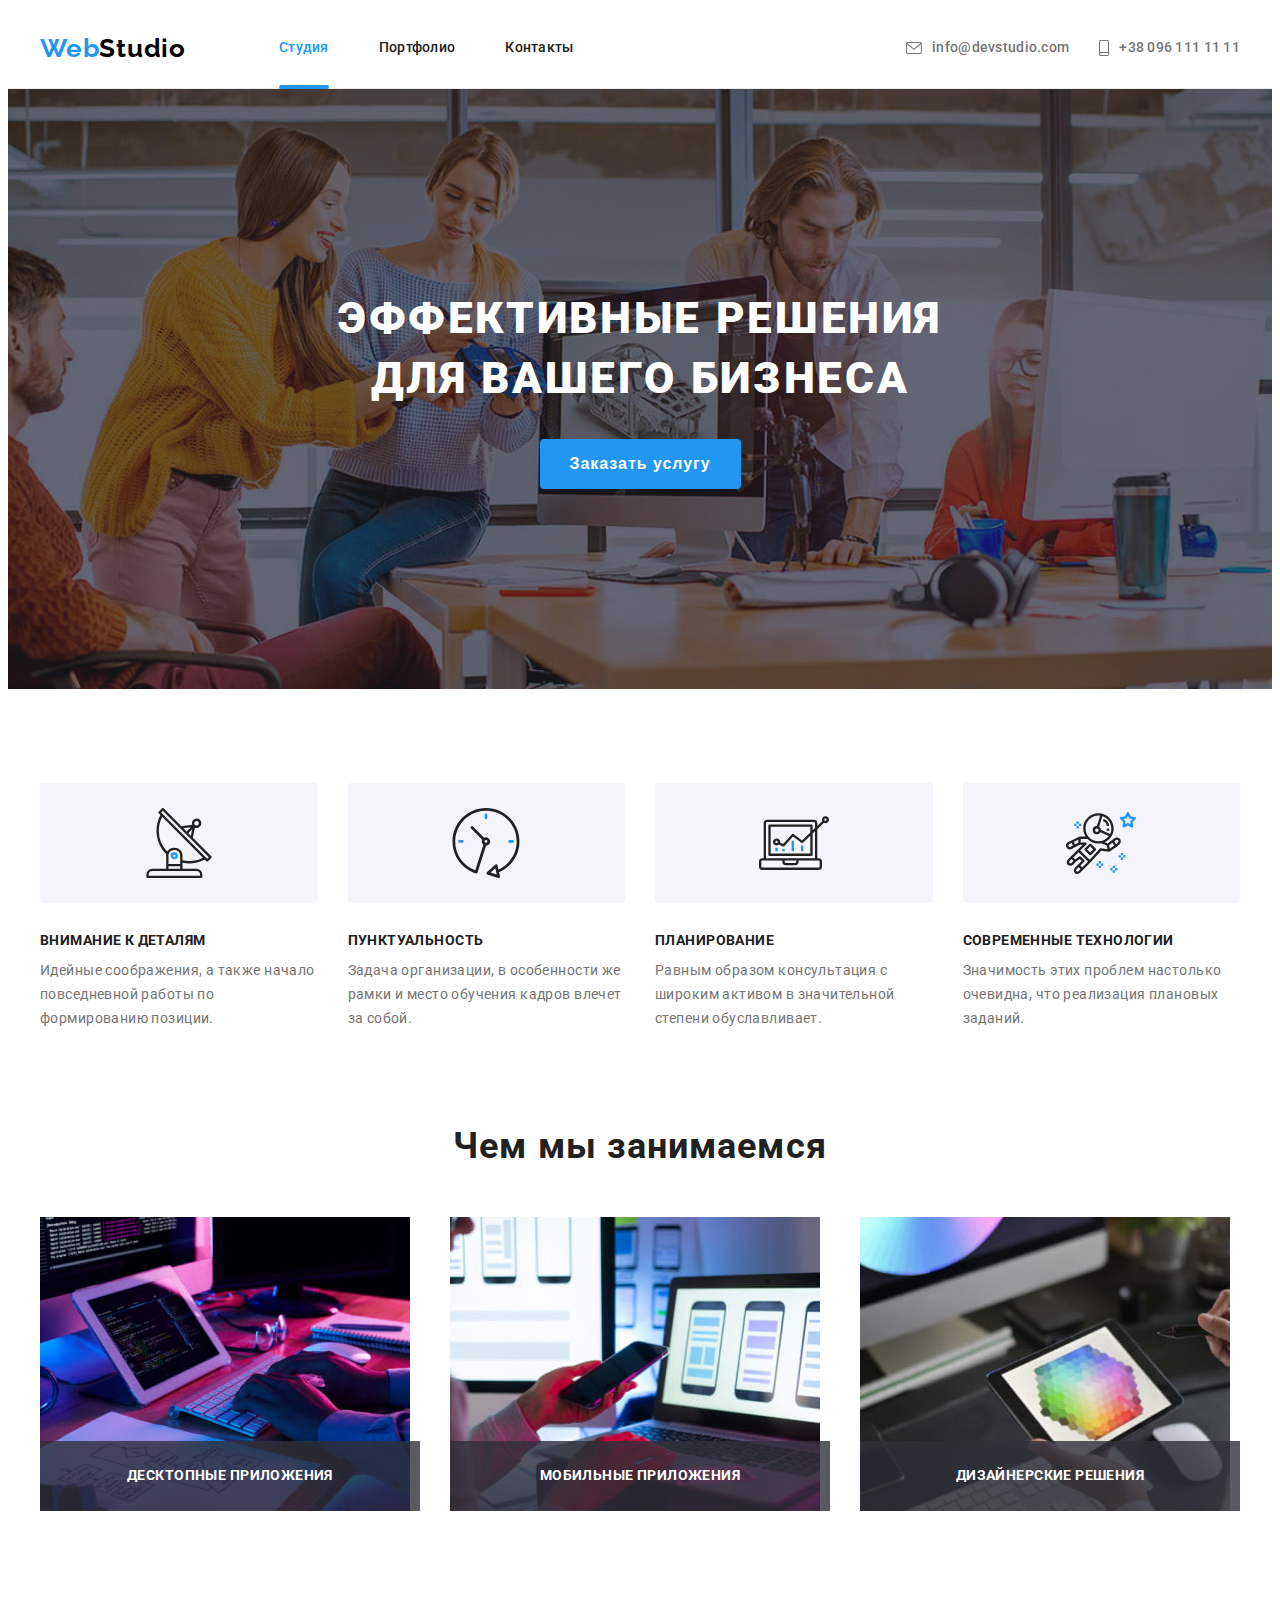
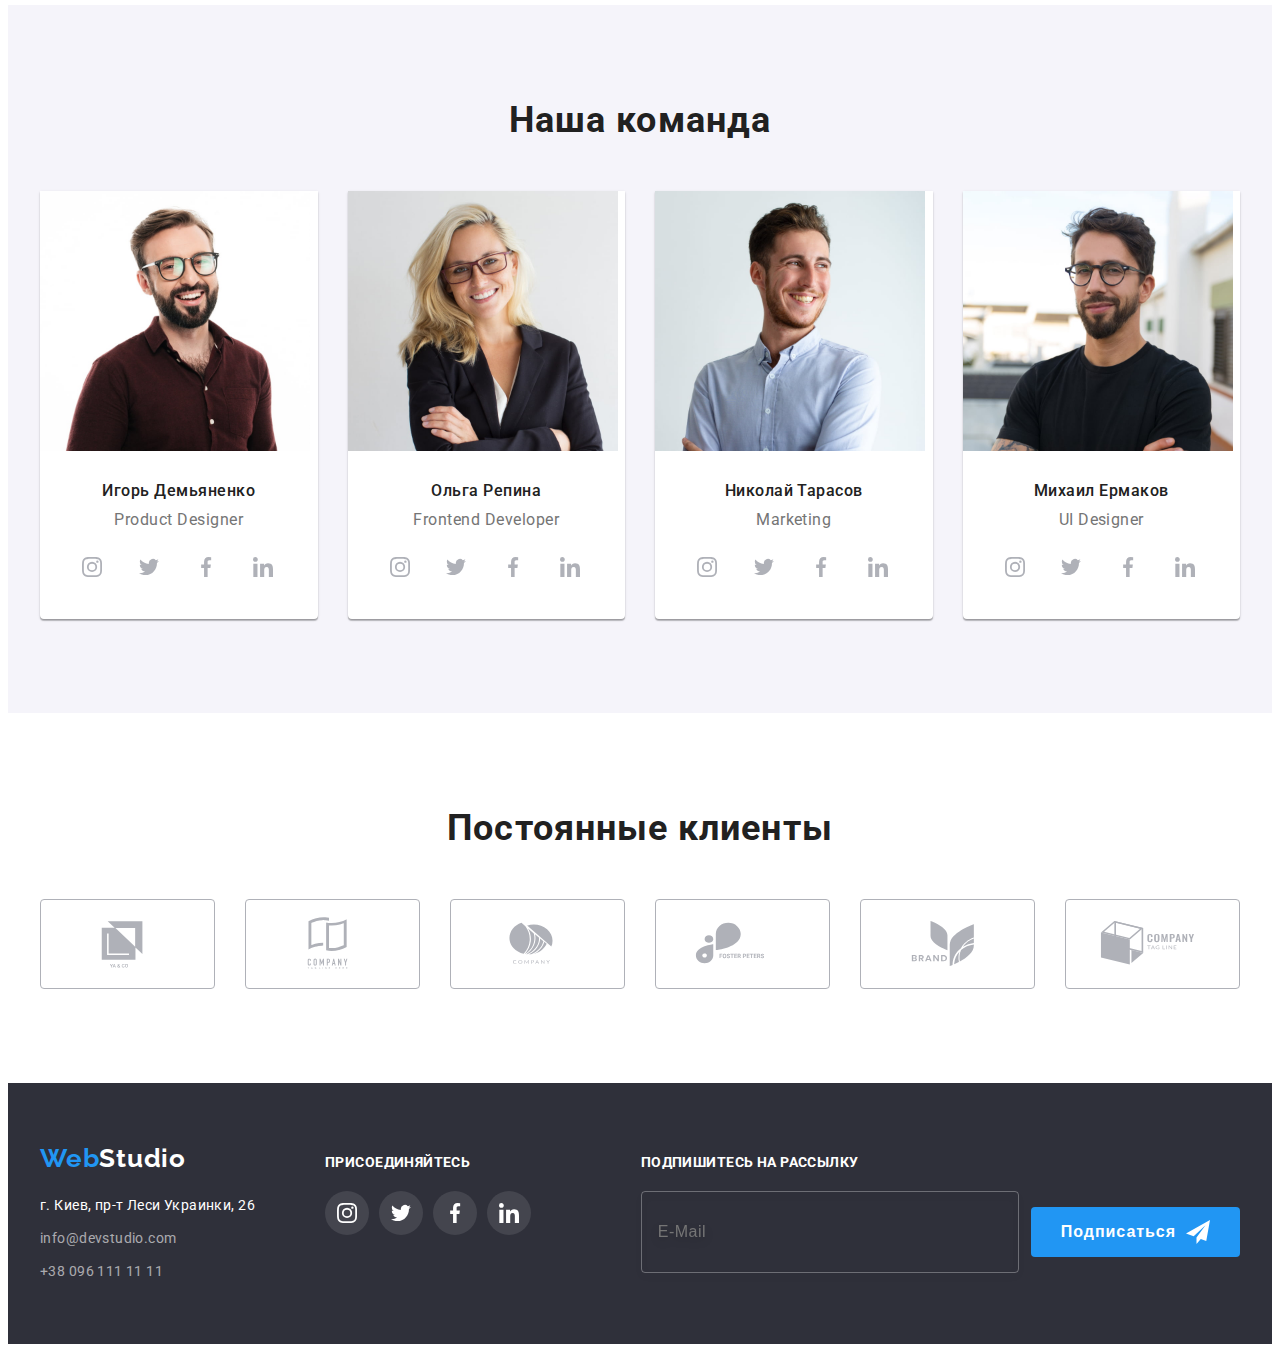
<file: index.html>
<!DOCTYPE html>
<html lang="ru">

<head>
	<meta charset="UTF-8" />
	<meta http-equiv="X-UA-Compatible" content="IE=edge" />
	<meta name="viewport" content="width=device-width, initial-scale=1.0" />
	<title>Web Studio (Version 2.1)</title>
	<link rel="preconnect" href="https://fonts.googleapis.com" />
	<link rel="preconnect" href="https://fonts.gstatic.com" crossorigin />
	<link
		href="https://fonts.googleapis.com/css2?family=Raleway:wght@700&family=Roboto:wght@400;500;700;900&display=swap"
		rel="stylesheet" />
	<!--<link rel="stylesheet" href="./css/modern-normalize.css" />-->
	<link rel="stylesheet" href="https://cdnjs.cloudflare.com/ajax/libs/modern-normalize/1.1.0/modern-normalize.min.css"
		integrity="sha512-wpPYUAdjBVSE4KJnH1VR1HeZfpl1ub8YT/NKx4PuQ5NmX2tKuGu6U/JRp5y+Y8XG2tV+wKQpNHVUX03MfMFn9Q=="
		crossorigin="anonymous" referrerpolicy="no-referrer" />
	<link rel="stylesheet" href="./css/styles.css" />
</head>

<body>

	<!-- Верхняя линия -->
	<header class="header">
		<div class="container header-container">
			<nav class="main-nav">
				<a href="./index.html" class="link logo">Web<span class="logo-black">Studio</span></a>
				<ul class="list site-nav-list">
					<li class="item"><a href="./index.html" class="active-page link">Студия</a></li>
					<li class="item"><a href="./portfolio.html" class="link">Портфолио</a></li>
					<li class="item"><a href="#contacts" class="link">Контакты</a></li>
				</ul>
			</nav>
			<ul class="list contacts">
				<li class="item">
					<a href="mailto:info@devstudio.com" class="link contact-list">
						<svg class="icon mail-icon">
							<use href="./images/icons.svg#letter"></use>
						</svg>
						info@devstudio.com
					</a>
				</li>
				<li class="item">
					<a href="tel:+380961111111" class="link contact-list">
						<svg class="icon tel-icon">
							<use href="./images/icons.svg#smartphone"></use>
						</svg>
						+38 096 111 11 11
					</a>
				</li>
			</ul>
		</div>
	</header>

	<!-- Основная часть -->
	<main>
		<!-- Hero -->
		<section class="hero">
			<div class="container">
				<h1 class="title hero-title">
					Эффективные решения для вашего бизнеса
				</h1>
				<button type="button" class="btn" data-modal-open>Заказать услугу</button>
			
			</div>
		</section>

		<!-- Наши преимущества -->
		<section class="section benefits">
			<div class="container">
				<h2 class="hidden-title">Наши преимущества</h2>
				<ul class="list benefits-list cards-set">
					<li class="cards-item">
						<div class="thumb">
							<svg class="icon" width="70" height="70">
								<use xlink:href="./images/icons.svg#antenna"></use>
							</svg>
						</div>
						<h3 class="title benefits-title">Внимание к деталям</h3>
						<p>Идейные соображения, а также начало повседневной работы по формированию позиции.</p>
					</li>
					<li class="cards-item">
						<div class="thumb">
							<svg class="icon" width="70" height="70">
								<use xlink:href="./images/icons.svg#clock"></use>
							</svg>
						</div>
						<h3 class="title benefits-title">Пунктуальность</h3>
						<p>Задача организации, в особенности же рамки и место обучения кадров влечет за собой.</p>
					</li>
					<li class="cards-item">
						<div class="thumb">
							<svg class="icon" width="70" height="70">
								<use xlink:href="./images/icons.svg#diagram"></use>
							</svg>
						</div>
						<h3 class="title benefits-title">Планирование</h3>
						<p>Равным образом консультация с широким активом в значительной степени обуславливает.</p>
					</li>
					<li class="cards-item">
						<div class="thumb">
							<svg class="icon" width="70" height="70">
								<use xlink:href="./images/icons.svg#astronaut"></use>
							</svg>
						</div>
						<h3 class="title benefits-title">Современные технологии</h3>
						<p>Значимость этих проблем настолько очевидна, что реализация плановых заданий.</p>
					</li>
				</ul>
			</div>
		</section>

		<!-- Чем мы занимаемся -->
		<section class="section work">
			<div class="container">
				<h2 class="title section-title">Чем мы занимаемся</h2>
				<ul class="list work-list cards-set">
					<li class="cards-item">
						<img src="./images/programer.jpg" alt="Создание сайтов" width="370" height="294" />
						<p class="work-text">Десктопные приложения</p>
					</li>
					<li class="cards-item">
						<img src="./images/designer.jpg" alt="Дизайн сайтов" width="370" height="294" />
						<p class="work-text">Мобильные приложения</p>
					</li>
					<li class="cards-item">
						<img src="./images/creative.jpg" alt="Улучшение сайтов" width="370" height="294" />
						<p class="work-text">Дизайнерские решения</p>
					</li>
				</ul>
			</div>
		</section>

		<!-- Наша команда -->
		<section class="section team">
			<div class="container">
				<h2 class="title section-title">Наша команда</h2>
				<ul class="list team-list cards-set">
					<li class="cards-item">
						<img src="./images/productdesigner.jpg" alt="Игорь Демьяненко" width="270" height="260" />
						<div class="team-content">
							<h3 class="title team-title">Игорь Демьяненко</h3>
							<p lang="en" class="team-text">Product Designer</p>
							<ul class="list social-list cards-set">
								<li class="social-link cards-item">
									<a href="" class="link" target="_blank" rel="noreferrer noopener">
										<svg class="social-icons" width="20" height="20">
											<use xlink:href="./images/icons.svg#instagram"></use>
										</svg>
									</a>
								</li>
								<li class="social-link cards-item">
									<a href="" class="link" target="_blank" rel="noreferrer noopener">
										<svg class="social-icons" width="20" height="20">
											<use xlink:href="./images/icons.svg#twitter"></use>
										</svg>
									</a>
								</li>
								<li class="social-link cards-item">
									<a href="" class="link" target="_blank" rel="noreferrer noopener">
										<svg class="social-icons" width="20" height="20">
											<use xlink:href="./images/icons.svg#facebook"></use>
										</svg>
									</a>
								</li>
								<li class="social-link cards-item">
									<a href="" class="link" target="_blank" rel="noreferrer noopener">
										<svg class="social-icons" width="20" height="20">
											<use xlink:href="./images/icons.svg#linkedin"></use>
										</svg>
									</a>
								</li>
							</ul>
						</div>
					</li>
					<li class="cards-item">
						<img src="images/./frontenddeveloper.jpg" alt="Ольга Репина" width="270" height="260" />
						<div class="team-content">
							<h3 class="title team-title">Ольга Репина</h3>
							<p lang="en" class="team-text">Frontend Developer</p>
							<ul class="list social-list cards-set">
								<li class="social-link cards-item">
									<a href="" class="link" target="_blank" rel="noreferrer noopener">
										<svg class="social-icons" width="20" height="20">
											<use xlink:href="./images/icons.svg#instagram"></use>
										</svg>
									</a>
								</li>
								<li class="social-link cards-item">
									<a href="" class="link" target="_blank" rel="noreferrer noopener">
										<svg class="social-icons" width="20" height="20">
											<use xlink:href="./images/icons.svg#twitter"></use>
										</svg>
									</a>
								</li>
								<li class="social-link cards-item">
									<a href="" class="link" target="_blank" rel="noreferrer noopener">
										<svg class="social-icons" width="20" height="20">
											<use xlink:href="./images/icons.svg#facebook"></use>
										</svg>
									</a>
								</li>
								<li class="social-link cards-item">
									<a href="" class="link" target="_blank" rel="noreferrer noopener">
										<svg class="social-icons" width="20" height="20">
											<use xlink:href="./images/icons.svg#linkedin"></use>
										</svg>
									</a>
								</li>
							</ul>
						</div>
					</li>
					<li class="cards-item">
						<img src="./images/marketing.jpg" alt="Николай Тарасов" width="270" height="260" />
						<div class="team-content">
							<h3 class="title team-title">Николай Тарасов</h3>
							<p lang="en" class="team-text">Marketing</p>
							<ul class="list social-list cards-set">
								<li class="social-link cards-item">
									<a href="" class="link" target="_blank" rel="noreferrer noopener">
										<svg class="social-icons" width="20" height="20">
											<use xlink:href="./images/icons.svg#instagram"></use>
										</svg>
									</a>
								</li>
								<li class="social-link cards-item">
									<a href="" class="link" target="_blank" rel="noreferrer noopener">
										<svg class="social-icons" width="20" height="20">
											<use xlink:href="./images/icons.svg#twitter"></use>
										</svg>
									</a>
								</li>
								<li class="social-link cards-item">
									<a href="" class="link" target="_blank" rel="noreferrer noopener">
										<svg class="social-icons" width="20" height="20">
											<use xlink:href="./images/icons.svg#facebook"></use>
										</svg>
									</a>
								</li>
								<li class="social-link cards-item">
									<a href="" class="link" target="_blank" rel="noreferrer noopener">
										<svg class="social-icons" width="20" height="20">
											<use xlink:href="./images/icons.svg#linkedin"></use>
										</svg>
									</a>
								</li>
							</ul>
						</div>
					</li>
					<li class="cards-item">
						<img src="./images/uidesigner.jpg" alt="Михаил Ермаков" width="270" height="260" />
						<div class="team-content">
							<h3 class="title team-title">Михаил Ермаков</h3>
							<p lang="en" class="team-text">UI Designer</p>
							<ul class="list social-list cards-set">
								<li class="social-link cards-item">
									<a href="" class="link" target="_blank" rel="noreferrer noopener">
										<svg class="social-icons" width="20" height="20">
											<use xlink:href="./images/icons.svg#instagram"></use>
										</svg>
									</a>
								</li>
								<li class="social-link cards-item">
									<a href="" class="link" target="_blank" rel="noreferrer noopener">
										<svg class="social-icons" width="20" height="20">
											<use xlink:href="./images/icons.svg#twitter"></use>
										</svg>
									</a>
								</li>
								<li class="social-link cards-item">
									<a href="" class="link" target="_blank" rel="noreferrer noopener">
										<svg class="social-icons" width="20" height="20">
											<use xlink:href="./images/icons.svg#facebook"></use>
										</svg>
									</a>
								</li>
								<li class="social-link cards-item">
									<a href="" class="link" target="_blank" rel="noreferrer noopener">
										<svg class="social-icons" width="20" height="20">
											<use xlink:href="./images/icons.svg#linkedin"></use>
										</svg>
									</a>
								</li>
							</ul>
						</div>
					</li>
				</ul>
			</div>
		</section>

		<!-- Наши клиенты -->
		<section class="section clients">
			<div class="container">
				<h2 class="title section-title">Постоянные клиенты</h2>
				<ul class="list clients-list cards-set">
					<li class="clients-item cards-item">
						<a href="" class="link" target="_blank" rel="noreferrer noopener">
							<svg class="clients-icons" width="106" height="60">
								<use xlink:href="./images/icons.svg#client-1"></use>
							</svg>
						</a>
					</li>
					<li class="clients-item cards-item">
						<a href="" class="link" target="_blank" rel="noreferrer noopener">
							<svg class="clients-icons" width="106" height="60">
								<use xlink:href="./images/icons.svg#client-2"></use>
							</svg>
						</a>
					</li>
					<li class="clients-item cards-item">
						<a href="" class="link" target="_blank" rel="noreferrer noopener">
							<svg class="clients-icons" width="106" height="60">
								<use xlink:href="./images/icons.svg#client-3"></use>
							</svg>
						</a>
					</li>
					<li class="clients-item cards-item">
						<a href="" class="link" target="_blank" rel="noreferrer noopener">
							<svg class="clients-icons" width="106" height="60">
								<use xlink:href="./images/icons.svg#client-4"></use>
							</svg>
						</a>
					</li>
					<li class="clients-item cards-item">
						<a href="" class="link" target="_blank" rel="noreferrer noopener">
							<svg class="clients-icons" width="106" height="60">
								<use xlink:href="./images/icons.svg#client-5"></use>
							</svg>
						</a>
					</li>
					<li class="clients-item cards-item">
						<a href="" class="link" target="_blank" rel="noreferrer noopener">
							<svg class="clients-icons" width="106" height="60">
								<use xlink:href="./images/icons.svg#client-6"></use>
							</svg>
						</a>
					</li>
				</ul>
			</div>
		</section>
	</main>

	<!-- Подвал -->
	<footer class="footer">
		<div class="container">
			<ul class="list footer-list">
				<li class="footer-item"><a href="./index.html" class="link logo">Web<span class="logo-white">Studio</span></a>
					<address class="adress">
						<ul class="list contact-footer" id="contacts">
							<li class="contacts-item">
								<a href="https://goo.gl/maps/dRKmTDUVRfcgMVfe7" class="link street" target="_blank"
									rel="noreferrer noopener">
									г. Киев, пр-т Леси Украинки, 26
								</a>
							</li>
							<li class="contacts-item">
								<a href="mailto:info@devstudio.com" class="link footer-contacts">info@devstudio.com</a>
							</li>
							<li class="contacts-item">
								<a href="tel:+380961111111" class="link footer-contacts">+38 096 111 11 11</a>
							</li>
						</ul>
					</address>
				</li>
				<li class="footer-item">
					<strong class="footer-follow">ПРИСОЕДИНЯЙТЕСЬ</strong>
					<ul class="list social-list cards-set">
						<li class="social-link cards-item">
							<a href="" class="link" target="_blank" rel="noreferrer noopener">
								<svg class="social-icons" width="20" height="20">
									<use xlink:href="./images/icons.svg#instagram"></use>
								</svg>
							</a>
						</li>
						<li class="social-link cards-item">
							<a href="" class="link" target="_blank" rel="noreferrer noopener">
								<svg class="social-icons" width="20" height="20">
									<use xlink:href="./images/icons.svg#twitter"></use>
								</svg>
							</a>
						</li>
						<li class="social-link cards-item">
							<a href="" class="link" target="_blank" rel="noreferrer noopener">
								<svg class="social-icons" width="20" height="20">
									<use xlink:href="./images/icons.svg#facebook"></use>
								</svg>
							</a>
						</li>
						<li class="social-link cards-item">
							<a href="" class="link" target="_blank" rel="noreferrer noopener">
								<svg class="social-icons" width="20" height="20">
									<use xlink:href="./images/icons.svg#linkedin"></use>
								</svg>
							</a>
						</li>
					</ul>
				</li>
				<li class="subscription footer-item">
					<strong class="footer-follow">ПОДПИШИТЕСЬ НА РАССЫЛКУ</strong>
					<form class="subscribe footer-form">
						<label class="email-label hidden-title" for="email">Почта</label>
						<input class="email-input" type="email" name="email" id="email" placeholder="E-Mail"/>
						<button class="btn" type="submit">
							Подписаться
							<svg class="send-icon" width="24" height="24">
								<use href="./images/icons.svg#send"></use>
							</svg>
						</button>
					</form>
				</li>
			</ul>
		</div>
	</footer>

	<!-- Модальное окно-->
	<div class="backdrop is-hidden" data-modal>
		<div class="modal">
			<form class="modal-form">
				<strong class="form-text">Оставьте свои данные, мы вам перезвоним</strong>
					<label class="label" for="name">Имя</label>
					<div class="input-field">
						<input class="input" type="text" name="name" id="name">
						<svg class="input-icon" width="18px" height="18px">
							<use href="./images/icons.svg#name" ></use>
						</svg>
					</div>
					
					<label class="label" for="phone">Телефон</label>
					<div class="input-field">
						<input class="input" type="tel" name="tel-number" id="phone">
						<svg class="input-icon" width="18px" height="18px">
							<use href="./images/icons.svg#phone" ></use>
						</svg>
					</div>					

					<label class="label" for="email">Почта</label>
					<div class="input-field">
						<input class="input" type="email" name="mail" id="mail">
						<svg class="input-icon" width="18px" height="18px">
							<use href="./images/icons.svg#email" ></use>
						</svg>
					</div>
					
					<label class="label" for="comments">Комментарий</label>
					<textarea class="input-comments" name="comments" id="comments" placeholder="Введите текст"></textarea>

					<button class="close-btn" type="button" data-modal-close>
						<svg class="сlose-icon" width="18px" height="18px">
							<use href="./images/icons.svg#close-black"></use>
						</svg></button>
					
					<label class="policy-label">
						<input class="checkbox" type="checkbox" name="agreement" id="policy1" />
						<span class="custom-checkbox"></span>
						<span>Соглашаюсь с рассылкой и принимаю&nbsp;<a class="policy-link link" href="" target="_blank" rel="noopener noreferrer">Условия договора</a></span>
					</label>
					
					<button class="btn" type="submit">Отправить</button>
			</form>
		</div>
	</div>
	<script src="./js/subscription.js"></script>
	<script src="./js/modal.js"></script>
</body>
</html>
</file>
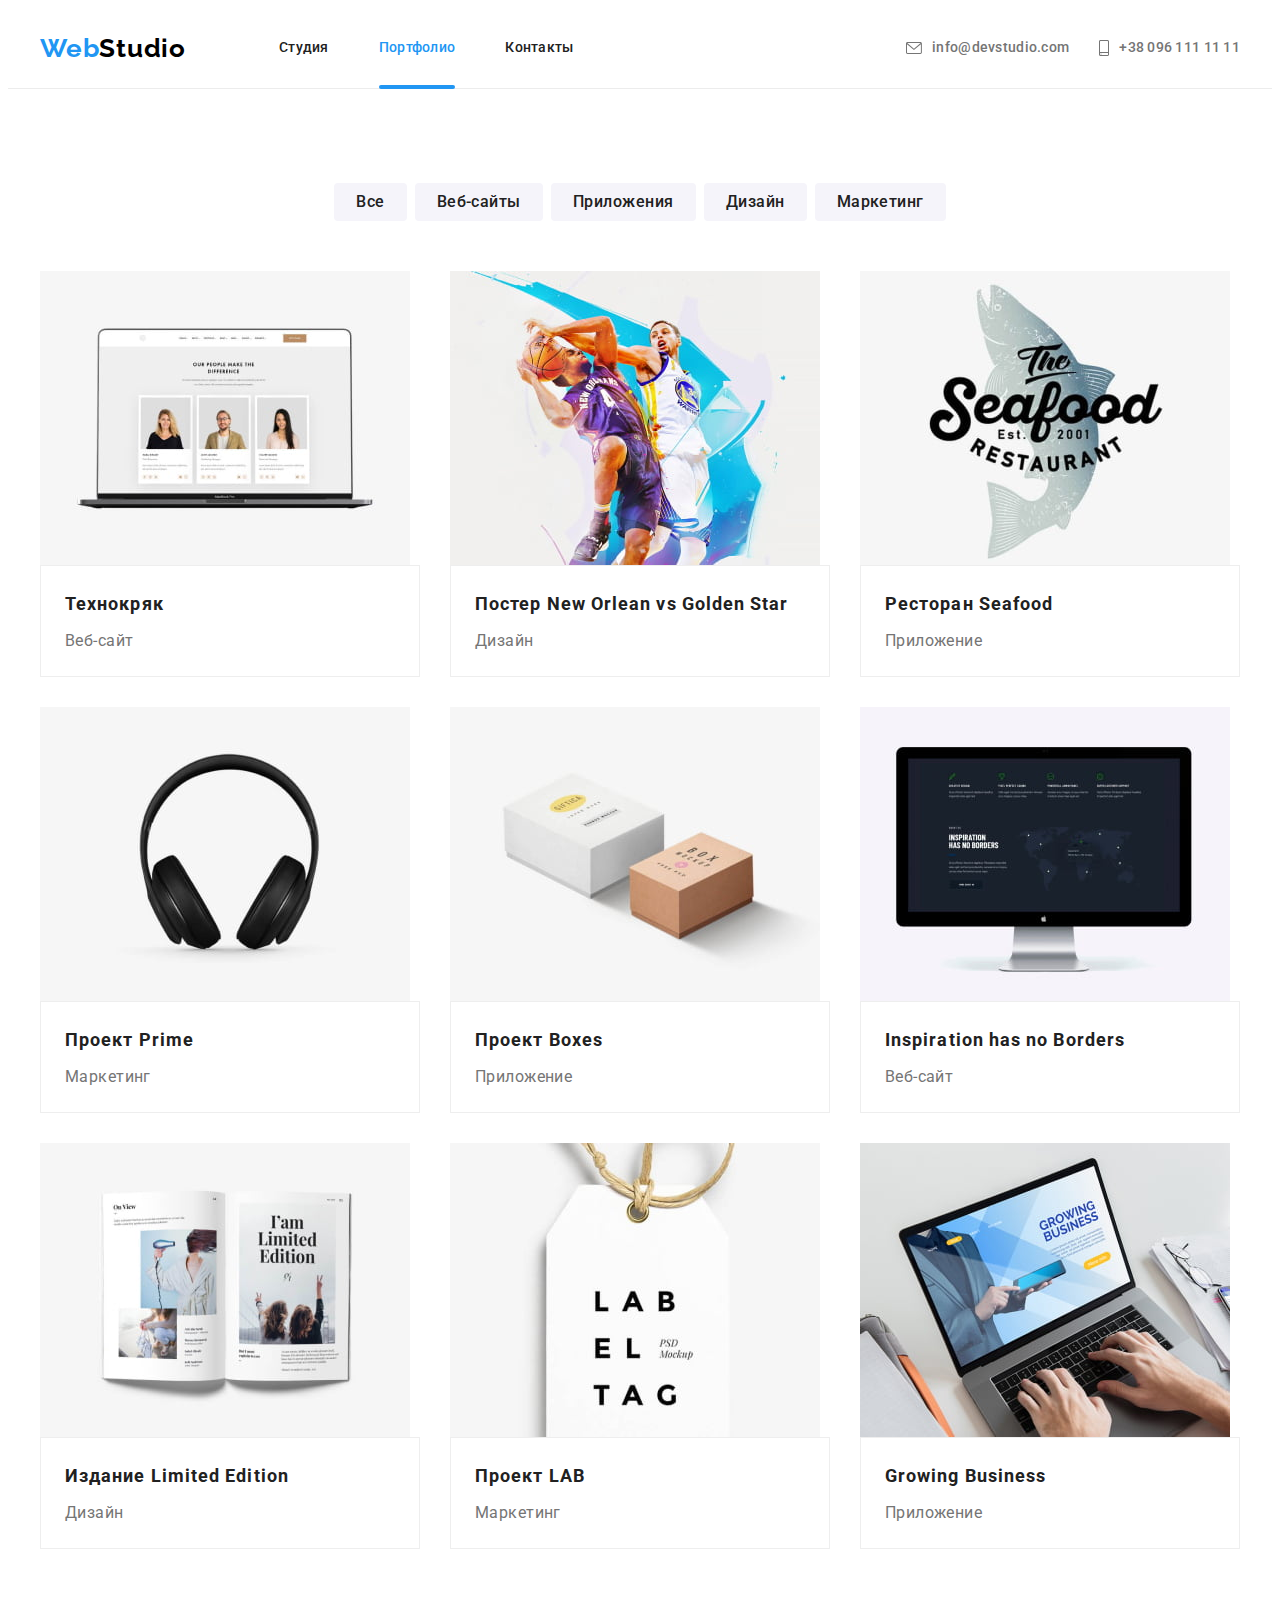
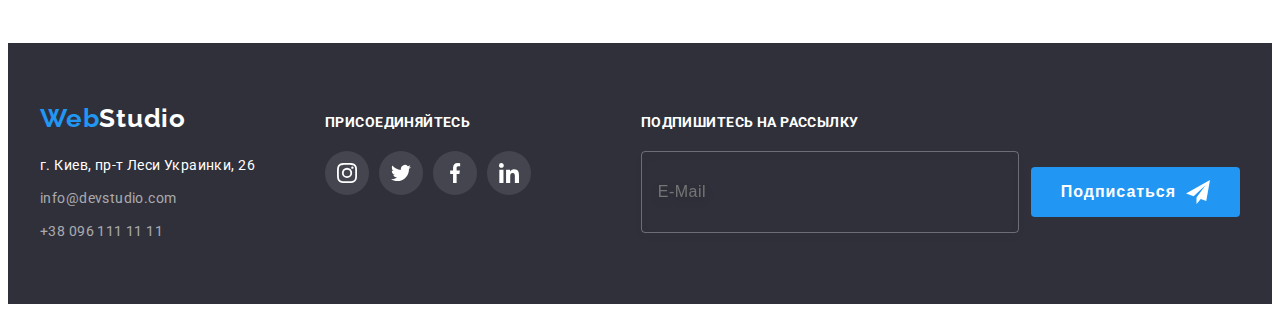
<file: portfolio.html>
<!DOCTYPE html>
<html lang="ru">
	<head>
		<meta charset="UTF-8" />
		<meta http-equiv="X-UA-Compatible" content="IE=edge" />
		<meta name="viewport" content="width=device-width, initial-scale=1.0" />
		<title>Портфолио</title>
		<link rel="preconnect" href="https://fonts.googleapis.com" />
		<link rel="preconnect" href="https://fonts.gstatic.com" crossorigin />
		<link
			href="https://fonts.googleapis.com/css2?family=Raleway:wght@700&family=Roboto:wght@400;500;700;900&display=swap"
			rel="stylesheet"/>
		<!--<link rel="stylesheet" href="./css/modern-normalize.css" />-->
		<link
			rel="stylesheet"
			href="https://cdnjs.cloudflare.com/ajax/libs/modern-normalize/1.1.0/modern-normalize.min.css"
			integrity="sha512-wpPYUAdjBVSE4KJnH1VR1HeZfpl1ub8YT/NKx4PuQ5NmX2tKuGu6U/JRp5y+Y8XG2tV+wKQpNHVUX03MfMFn9Q=="
			crossorigin="anonymous"
			referrerpolicy="no-referrer"/>
		<link rel="stylesheet" href="./css/styles.css" />
	</head>
	<body>

		<!-- Верхняя линия -->
		<header class="header">
			<div class="container  header-container">
				<nav class="main-nav">
					<a href="./index.html" class="link logo">Web<span class="logo-black">Studio</span></a>
					<ul class="list site-nav-list">
						<li class="item"><a href="./index.html" class="link">Студия</a></li>
						<li class="item"><a href="./portfolio.html" class="active-page link">Портфолио</a></li>
						<li class="item"><a href="#contacts" class="link">Контакты</a></li>
					</ul>
				</nav>
				<ul class="list contacts">
					<li class="item"><a href="mailto:info@devstudio.com" class="link contact-list ">
						<svg class="icon mail-icon">
							<use href="./images/icons.svg#letter"></use>
						</svg>info@devstudio.com</a></li>
					<li class="item"><a href="tel:+380961111111" class="link contact-list">
						<svg class="icon tel-icon">
							<use href="./images/icons.svg#smartphone"></use>
						</svg>+38 096 111 11 11</a></li>
				</ul>
			</div>
		</header>

		<!-- Портфолио -->
		<main>
			<section class="section portfolio">
				<div class="container">
					<h1 class="hidden-title">Портфолио</h1>

					<!-- Фильтры -->
				<ul class="list btn-list">
					<li class="item"><button type="button" class="filter-button">Все</button></li>
					<li class="item"><button type="button" class="filter-button">Веб-сайты</button></li>
					<li class="item"><button type="button" class="filter-button">Приложения</button></li>
					<li class="item"><button type="button" class="filter-button">Дизайн</button></li>
					<li class="item"><button type="button" class="filter-button">Маркетинг</button></li>
				</ul>

					<!-- Проекты -->
				<ul class="list portfolio-list cards-set">
					<li class="cards-item">
						<a href="" class="link project">
							<div class="project-overlay">
									<img src="./images/portfolio/project-01.jpg" alt="Технокряк" width="370" height="294" />
									<p class="overlay">Ресурс предлагает комплексные предложения с разным уровнем функционала и сервисов. Все это позволит
									посетителю получить исчерпывающие сведения о компании или частном лице.</p>
								</div>
								<div class="cards-content"><h2 class="portfolio-title">Технокряк</h2>
								<p class="portfolio-text">Веб-сайт</p></div>
							</a>
						</li>
						<li class="cards-item">
							<a href="" class="link project">
								<div class="project-overlay">
									<img src="./images/portfolio/project-02.jpg" alt="Постер" width="370" height="294" />
									<p class="overlay">Ресурс предлагает комплексные предложения с разным уровнем функционала и сервисов. Все это позволит
									посетителю получить исчерпывающие сведения о компании или частном лице.</p>
								</div>
								<div class="cards-content"><h2 class="portfolio-title">Постер New Orlean vs Golden Star</h2>
								<p class="portfolio-text">Дизайн</p></div>
							</a>
						</li>
						<li class="cards-item">
							<a href="" class="link project">
								<div class="project-overlay">
									<img src="./images/portfolio/project-03.jpg" alt="Ресторан" width="370" height="294" />
									<p class="overlay">Ресурс предлагает комплексные предложения с разным уровнем функционала и сервисов. Все это позволит
									посетителю получить исчерпывающие сведения о компании или частном лице.</p>
								</div>
								<div class="cards-content"><h2 class="portfolio-title">Ресторан Seafood</h2>
								<p class="portfolio-text">Приложение</p></div>
							</a>
						</li>
						<li class="cards-item">
							<a href="" class="link project">
								<div class="project-overlay">
									<img src="./images/portfolio/project-04.jpg" alt="Прайм" width="370" height="294" />
									<p class="overlay">Ресурс предлагает комплексные предложения с разным уровнем функционала и сервисов. Все это позволит
									посетителю получить исчерпывающие сведения о компании или частном лице.</p>
								</div>								
								<div class="cards-content"><h2 class="portfolio-title">Проект Prime</h2>
								<p class="portfolio-text">Маркетинг</p></div>
							</a>
						</li>
						<li class="cards-item">
							<a href="" class="link project">
								<div class="project-overlay">
									<img src="./images/portfolio/project-05.jpg" alt="Боксы" width="370" height="294" />
									<p class="overlay">Ресурс предлагает комплексные предложения с разным уровнем функционала и сервисов. Все это позволит
									посетителю получить исчерпывающие сведения о компании или частном лице.</p>
								</div>
								<div class="cards-content"><h2 class="portfolio-title">Проект Boxes</h2>
								<p class="portfolio-text">Приложение</p></div>
							</a>
						</li>
						<li class="cards-item">
							<a href="" class="link project">
								<div class="project-overlay">
									<img src="./images/portfolio/project-06.jpg" alt="Нет границ" width="370" height="294" />
									<p class="overlay">Ресурс предлагает комплексные предложения с разным уровнем функционала и сервисов. Все это позволит
									посетителю получить исчерпывающие сведения о компании или частном лице.</p>
								</div>
								<div class="cards-content"><h2 class="portfolio-title">Inspiration has no Borders</h2>
								<p class="portfolio-text">Веб-сайт</p></div>
							</a>
						</li>
						<li class="cards-item">
							<a href="" class="link project">
								<div class="project-overlay">
									<img src="./images/portfolio/project-07.jpg" alt="Лимитед" width="370" height="294" />
									<p class="overlay">Ресурс предлагает комплексные предложения с разным уровнем функционала и сервисов. Все это позволит
									посетителю получить исчерпывающие сведения о компании или частном лице.</p>
								</div>
								<div class="cards-content"><h2 class="portfolio-title">Издание Limited Edition</h2>
								<p class="portfolio-text">Дизайн</p></div>
							</a>
						</li>
						<li class="cards-item">
							<a href="" class="link project">
								<div class="project-overlay">
									<img src="./images/portfolio/project-08.jpg" alt="Лаб" width="370" height="294" />
									<p class="overlay">Ресурс предлагает комплексные предложения с разным уровнем функционала и сервисов. Все это позволит
									посетителю получить исчерпывающие сведения о компании или частном лице.</p>
								</div>
								<div class="cards-content"><h2 class="portfolio-title">Проект LAB</h2>
								<p class="portfolio-text">Маркетинг</p></div>
							</a>
						</li>
						<li class="cards-item">
							<a href="" class="link project">
								<div class="project-overlay">
									<img src="./images/portfolio/project-09.jpg" alt="Рост" width="370" height="294" />
									<p class="overlay">Ресурс предлагает комплексные предложения с разным уровнем функционала и сервисов. Все это позволит
									посетителю получить исчерпывающие сведения о компании или частном лице.</p>
								</div>
								<div class="cards-content"><h2 class="portfolio-title">Growing Business</h2>
								<p class="portfolio-text">Приложение</p></div>
							</a>
						</li>
					</ul>
				</div>
			</section>
		</main>

		<!-- Подвал -->
		<footer class="footer">
			<div class="container">
				<ul class="list footer-list">
					<li class="footer-item"><a href="./index.html" class="link logo">Web<span
								class="logo-white">Studio</span></a>
						<address class="adress">
							<ul class="list contact-footer" id="contacts">
								<li class="contacts-item">
									<a href="https://goo.gl/maps/dRKmTDUVRfcgMVfe7" class="link street" target="_blank"
										rel="noreferrer noopener">
										г. Киев, пр-т Леси Украинки, 26
									</a>
								</li>
								<li class="contacts-item">
									<a href="mailto:info@devstudio.com" class="link footer-contacts">info@devstudio.com</a>
								</li>
								<li class="contacts-item">
									<a href="tel:+380961111111" class="link footer-contacts">+38 096 111 11 11</a>
								</li>
							</ul>
						</address>
					</li>
					<li class="footer-item">
						<p class="footer-follow">ПРИСОЕДИНЯЙТЕСЬ</p>
						<ul class="list social-list cards-set">
							<li class="social-link cards-item">
								<a href="" class="link" target="_blank" rel="noreferrer noopener">
									<svg class="social-icons" width="20" height="20">
										<use xlink:href="./images/icons.svg#instagram"></use>
									</svg>
								</a>
							</li>
							<li class="social-link cards-item">
								<a href="" class="link" target="_blank" rel="noreferrer noopener">
									<svg class="social-icons" width="20" height="20">
										<use xlink:href="./images/icons.svg#twitter"></use>
									</svg>
								</a>
							</li>
							<li class="social-link cards-item">
								<a href="" class="link" target="_blank" rel="noreferrer noopener">
									<svg class="social-icons" width="20" height="20">
										<use xlink:href="./images/icons.svg#facebook"></use>
									</svg>
								</a>
							</li>
							<li class="social-link cards-item">
								<a href="" class="link" target="_blank" rel="noreferrer noopener">
									<svg class="social-icons" width="20" height="20">
										<use xlink:href="./images/icons.svg#linkedin"></use>
									</svg>
								</a>
							</li>
						</ul>
					</li>
					<li class="subscription footer-item">
						<p class="footer-follow">ПОДПИШИТЕСЬ НА РАССЫЛКУ</p>
						<form class="subscribe footer-form">
							<label class="email-label hidden-title" for="email">Почта</label>
							<input class="email-input" type="email" name="email" id="email" placeholder="E-Mail" />
							<button class="btn" type="submit">
								Подписаться
								<svg class="send-icon" width="24" height="24">
									<use href="./images/icons.svg#send"></use>
								</svg>
							</button>
						</form>
					</li>
				</ul>
			</div>
		</footer>
	</body>
</html>
</file>
<file: css/styles.css>
:root {
    --pimary-color: #212121;
    --secondary-color: #757575;
    --accent-color: #2196f3;
    --address-color: rgba(255, 255, 255, 0.6);
    --bg-color: #2F303A;
    --bg-btn: #F5F4FA;
    --bg-soc-link: rgba(255, 255, 255, 0.1);
    --white: #FFFFFF;
    --black: #000000;
    --border: #ECECEC;
    --soc-icon: #AFB1B8;
    --border-card: 1px solid #EEEEEE;
    --gradient: linear-gradient(to right, rgba(47, 48, 58, 0.4), rgba(47, 48, 58, 0.4));
    --cards-set-gap: 30px;
    --cards-item: 3;
    --box-shadow-team: 0px 1px 3px rgba(0, 0, 0, 0.12),
        0px 1px 1px rgba(0, 0, 0, 0.14),
        0px 2px 1px rgba(0, 0, 0, 0.2);
    --box-shadow-portfolio: 0px 1px 1px rgba(0, 0, 0, 0.12),
        0px 4px 4px rgba(0, 0, 0, 0.06),
        1px 4px 6px rgba(0, 0, 0, 0.16);
    --box-shadow-filt-but: 0px 3px 1px rgba(0, 0, 0, 0.1),
        0px 1px 2px rgba(0, 0, 0, 0.08),
        0px 2px 2px rgba(0, 0, 0, 0.12);
    --box-shadow-modal: 0px 1px 3px rgba(0, 0, 0, 0.12),
        0px 1px 1px rgba(0, 0, 0, 0.14),
        0px 2px 1px rgba(0, 0, 0, 0.2);
    --box-shadow-modal-btn: px 4px 4px rgba(0, 0, 0, 0.15);
    --team-br: 0px 0px 4px 4px;
    --modal-bg: rgba(0, 0, 0, 0.2);
    --transition-effect: 250ms cubic-bezier(0.4, 0, 0.2, 1);
    --input-border: rgba(33, 33, 33, 0.2);
}
    
body {
    font-family: 'Roboto', sans-serif;
    font-size: 14px;
    line-height: 1.71;
    letter-spacing: 0.03em;
    color: var(--secondary-color);}

h1,
h2,
h3,
ul,
p {
    padding: 0;
    margin: 0;}

img {
    display: block;
    max-width: 100%;
    height: auto;}

.container {
    width: 1200px;
    padding-left: 15px;
    padding-right: 15px;
    margin-left: auto;
    margin-right: auto;}

.section {
    padding-top: 94px;
    padding-bottom: 94px;}

.title {
    color: var(--pimary-color);}

.list {
    list-style: none;}

.link {
    text-decoration: none;
    color: currentColor;}



/*HEADER*/
.header {
    font-weight: 500;
    font-size: 14px;
    line-height: 1.14;
    letter-spacing: 0.02em;
    border-bottom: 1px solid var(--border);}

.header-container{
    display: flex;
    align-items: center;}

.main-nav {
    display: flex;
    align-items: center;}

.header .logo{
    margin-right: 93px;}

.logo {
    font-family: 'Raleway';
    font-weight: 700;
    font-size: 26px;
    line-height: 1.19;
    letter-spacing: 0.03em;
    color: var(--accent-color)}

.logo-black {
    color: var(--black)}

.site-nav-list {
    display: flex;
    color: var(--pimary-color);}

.site-nav-list .item:not(:last-child){
    margin-right: 50px;}

.active-page {
    color: var(--accent-color);
    position: relative;}

.site-nav-list .active-page::after{
    content: "";
    position: absolute;
    left: 0;
    bottom: -1px;
    display: block;
    width: 100%;
    height: 4px;
    border-radius: 2px;
    background-color: var(--accent-color);}


.site-nav-list .link:hover,
.site-nav-list .link:focus {
    color: var(--accent-color);}

.contacts {
    display: inline-flex;
    margin-left: auto;}

.contacts .item:not(:last-child){
    margin-right: var(--cards-set-gap);}

.contacts .link:hover,
.contacts .link:focus {
    color: var(--accent-color);}

.site-nav-list .link,
.contacts .link {
    display: flex;
    padding-top: 32px;
    padding-bottom: 32px;
    transition: color var(--transition-effect);
}

.tel-icon{
    width: 10px;
    height: 16px;}

.mail-icon{
    width: 16px;
    height: 12px;}

.contacts .icon{
    display: block;
    content: '';
    fill: currentColor;
    align-self: center;
    margin-right: 10px;}


/*HERO*/
.hero,
.footer {
    background-color: var(--bg-color)}

.hero{
    max-width: 1600px;
    margin-left: auto;
    margin-right: auto;
    background-image: var(--gradient),
            url(../images/main-fon.jpg);
    background-repeat: no-repeat;
    background-position: center;
    background-size: cover;
    padding-top: 200px;
    padding-bottom: 200px;
    text-align: center;}

.hero-title {
    max-width: 696px;
    margin-left: auto;
    margin-right: auto;
    margin-bottom: 30px;
    font-weight: 900;
    font-size: 44px;
    line-height: 1.36;
    letter-spacing: 0.06em;
    text-transform: uppercase;
    text-align: center;
    color: var(--white);}

.btn {
    display: flex;
    margin-left: auto;
    margin-right: auto;
    min-width: 200px;
    padding: 10px 30px;
    background-color: var(--accent-color);
    box-shadow: var(--box-shadow-modal-btn);
    border-radius: 4px;
    border: none;
    align-items: center;
    justify-content: center;

    font-weight: 700;
    font-size: 16px;
    line-height: 1.88;
    letter-spacing: 0.06em;

    color: var(--white);
    cursor: pointer;
    transition: background-color var(--transition-effect);}

.btn:hover,
.btn:focus{
    background-color: #188CE8;
}

    
/*BENEFITS*/
.hidden-title {
    position: absolute;
    width: 1px;
    height: 1px;
    margin: -1px;
    border: 0;
    padding: 0;
    white-space: nowrap;
    clip-path: inset(100%);
    clip: rect(0 0 0 0);
    overflow: hidden;}

.cards-set {
    display: flex;
    flex-wrap: wrap;
    gap: var(--cards-set-gap);
    /* margin-top: calc(-1 * var(--cards-set-gap));
    margin-left: calc(-1 * var(--cards-set-gap)); */
}

.cards-item {
    flex-basis: calc((100% - (var(--cards-item) - 1) * var(--cards-set-gap)) / var(--cards-item));
    /* margin-top: var(--cards-set-gap);
    margin-left: var(--cards-set-gap); */
}

.thumb{
    display: flex;
    padding: 25px 100px;
    background-color: var(--bg-btn);
    border-radius: 4px;
    margin-bottom: var(--cards-set-gap);
    align-items: center;
    justify-content: center;}

.benefits-list,
.team-list{
    --cards-item: 4;}

.benefits-title,
.footer-follow {
    font-weight: 700;
    font-size: 14px;
    line-height: 1.14;
    letter-spacing: 0.03em;
    text-transform: uppercase;
    margin-bottom: 10px;}

/*WORK*/
.work{
    padding-top: 0;}

.section-title {
    font-weight: 700;
    font-size: 36px;
    line-height: 1.17;
    text-align: center;
    letter-spacing: 0.03em;
    color: var(--pimary-color);
    margin-bottom: 50px;}

.work-list .cards-item{
    position: relative;}

.work-text{
    position: absolute;
    width: 100%;
    left: 0;
    bottom: 0;
    margin: 0;

    font-weight: 700;
    font-size: 14px;
    line-height: 1.14;
    letter-spacing: 0.03em;
    text-transform: uppercase;
    color: var(--white);
    text-align: center;
    padding-top: 27px;
    padding-bottom: 27px;
    background: rgba(47, 48, 58, 0.8);}

/*TEAM*/
.section-team{
    padding-bottom: 92px;}

.team{
    background-color: var(--bg-btn);}

.team-list>.cards-item{
    background-color: var(--white);
    border-radius: var(--team-br);
    box-shadow: var(--box-shadow-team)}

.team-title,
.team-text {
    font-size: 16px;
    line-height: 1.19;
    text-align: center;
    letter-spacing: 0.03em;}
    
.team-title {
    margin-bottom: 10px;
    font-weight: 500;}

.team-content {
    padding: 30px;}

.team-text{
    margin-bottom: 16px;}

.social-list{
    --cards-item: 4;
    --cards-set-gap: 10px;}

.social-link .link{
    display: flex;
    align-items: center;
    justify-content: center;
    color: var(--soc-icon);
    background-color: var(--bg-soc-link);
    width: 44px;
    height: 44px;
    border-radius: 50%;
    transition: color var(--transition-effect), background-color var(--transition-effect);}

.social-link .link:hover,
.social-link .link:focus{
    color: var(--white);
    background-color: var(--accent-color);}


/*CLIENTS*/
.clients-list{
    --cards-item: 6;}

.clients-item .link {
    display: block;
    align-items: center;
    justify-content: center;
    padding: 14px 29px;
    color: var(--soc-icon);
    border: 1px solid var(--soc-icon);
    border-radius: 4px;
    transition: color var(--transition-effect), border var(--transition-effect);}

.clients-icons,
.social-icons {
    display: block;
    content: '';
    fill: currentColor;}

.clients-item .link:hover,
.clients-item .link:focus {
    color: var(--accent-color);
    border: 1px solid var(--accent-color);}

.close-icon,
.clients-icons,
.social-icons {
    color: currentColor;}


/*FOOTER*/
.footer{
    padding-top: 60px;
    padding-bottom: 60px;}

/* .footer .container{
    display: flex;} */

.footer-list {
    display: flex;
    gap: 70px;
    align-items: baseline;}

.footer-item:last-child{
    margin-left: auto;
}

.footer .logo{
    margin-bottom: 20px;
    display: inline-block;}

.logo-white {
    color: var(--white);}

.adress {
    color: var(--address-color);
    font-style: inherit;}

.contact-footer .contacts-item:not(:last-child) {
    margin-bottom: 9px;}

.contacts-item .link{
    transition: color var(--transition-effect);}

.street {
    font-style: normal;
    color: var(--white);}

.street:hover,
.street:focus {
    color: var(--accent-color);}

.footer-contacts:hover,
.footer-contacts:focus {
    color: var(--accent-color);}

.footer-follow{
    display: block;
    margin-bottom: 20px;
    color: var(--white);}

.footer .social-link .link{
    color: var(--white);
    transition: background-color var(--transition-effect);}

.footer-form{
    display: flex;
    align-items: center;}

.email-input{
    width: 358px;
    height: 50px;

    margin-right: 12px;
    font-weight: 400;
    font-size: 16px;
    line-height: 1.25;
    align-items: center;
    letter-spacing: 0.03em;
    color: var(--address-color);

    padding-top: 15px;
    padding-left: 16px;
    padding-bottom: 15px;
    border: none;
    border: 1px solid rgba(255, 255, 255, 0.3);
    filter: drop-shadow(0px 4px 4px rgba(0, 0, 0, 0.15));
    border-radius: 4px;
    background-color: inherit;

    transition: border-color 250ms cubic-bezier(0.4, 0, 0.2, 1);}

.email-input:hover,
.email-input:focus{
    border-color: var(--accent-color);}

.btn .send-icon{
    display: block;
    margin-left: 10px;}


/*ПОРТФОЛИО*/
/*BTNS*/
.btn-list {
    display: flex;
    justify-content: center;
    margin-bottom: 50px;}

.btn-list .item:not(:last-child) {
    margin-right: 8px;}

.filter-button {
    padding: 6px 22px;
    font-family: 'Roboto';
    font-weight: 500;
    font-size: 16px;
    line-height: 1.62;
    text-align: center;
    letter-spacing: 0.03em;
    cursor: pointer;
    color: var(--pimary-color);
    background-color: var(--bg-btn);
    border: none;
    border-radius: 4px;
    transition: color var(--transition-effect), background-color var(--transition-effect), box-shadow var(--transition-effect);
}

.filter-button:hover,
.filter-button:focus {
    color: var(--white);
    background-color: var(--accent-color);
    box-shadow: var(--box-shadow-filt-but);}


/*PORTFOLIO*/
.portfolio-list .link{
    display: flex;
    flex-direction: column;
    background-color: var(--white);
    transition: box-shadow var(--transition-effect);
}

.project:hover,
.project:focus { 
    box-shadow: var(--box-shadow-portfolio);}

.cards-content {
    padding: 20px 24px;
    border: var(--border-card);}

.portfolio-title {
    margin-bottom: 4px;
    font-weight: 700;
    font-size: 18px;
    line-height: 2;
    letter-spacing: 0.06em;
    color: var(--pimary-color);}

.portfolio-text {
    font-size: 16px;
    line-height: 1.88;}

.project-overlay{
    position: relative;
    overflow: hidden;}

.project:hover .overlay,
.project:focus .overlay{
    transform: translatey(0);
    opacity: 1;}

.overlay{
    position: absolute;
    width: 100%;
    height: 100%;
    top: 0px;
    left: 0px;
    
    padding: 63px 24px; 
    
    color: var(--white);
    font-weight: 400;
    font-size: 18px;
    line-height: 1.56;
    letter-spacing: 0.03em;
    background-color: rgba(33, 150, 243, 0.9);
    transform: translatey(100%);
    opacity: 0;
    transition: var(--transition-effect);}


/* BACKDROP */
    
.backdrop {
    position: fixed;
    top: 0;
    left: 0;
    width: 100%;
    height: 100%;
    z-index: 1;
    background: rgba(0, 0, 0, 0.2);
    transition: opacity var(--transition-effect), visibility var(--transition-effect);}

.backdrop.is-hidden {
    opacity: 0;
    visibility: hidden;
    pointer-events: none;}

.backdrop.is-hidden .modal {
    transform: translate(-50%, -50%) scale(0);}


/* MODAL */

.modal {
    position: relative;
    top: 50%;
    left: 50%;
    transform: translate(-50%, -50%) scale(1);
    width: 528px;
    padding: 40px;
    background: var(--white);
    box-shadow: var(--box-shadow-modal);
    border-radius: 4px;
    transition: transform var(--transition-effect);}

.close-btn {
    position: absolute;
    display: block;
    top: 0;
    right: 0;
    height: 30px;
    width: 30px;
    padding: 5px;

    background-color: var(--white);
    border: 1px solid rgba(0, 0, 0, 0.1);
    border-radius: 50%;

    align-items: center;
    justify-content: center;
    
    transform: translate(-8px, 8px);
    transition: color var(--transition-effect);}

.close-btn:hover,
.close-btn:focus{
    color: var(--accent-color);
    cursor: pointer;}

.сlose-icon {
    content: '';
    width: 18px;
    height: 18px;
    fill: currentColor;
    transition: color var(--transition-effect);}


.form-text{
    display: block;
    margin-bottom: 12px;
    font-weight: 700;
    font-size: 20px;
    line-height: 1.15;
    text-align: center;
    color: var(--pimary-color);}

.modal .label {
    display: block;
    margin-bottom: 4px;

    font-weight: 400;
    font-size: 12px;
    line-height: 1.16;
    letter-spacing: 0.01em;
    color: var(--secondary-color);}

.input-field {
    position: relative;
    margin-bottom: 10px;}
    
.modal .input{ 
    display: block;
    width: 100%;
    height: 40px;
    padding-top: 11px;
    padding-left: 42px;
    padding-bottom: 11px;
  
    border: 1px solid var(--input-border);
    border-radius: 4px;
    outline: none;
    transition: border-color var(--transition-effect);}

.modal .input:hover,
.modal .input:focus-within {
    border-color: var(--accent-color);
    cursor: pointer;}

.input-icon {
    position: absolute;
    top: 50%;
    left: 12px;
    transform: translateY(-50%);
    fill: currentColor;
    color: var(--pimary-color);
    transition: color var(--transition-effect);}

.input-field:focus-within .input-icon,
.input-field:hover .input-icon {
    color: var(--accent-color);}

.modal .input-comments {
    display: block;
    margin-bottom: 20px;
    padding: 12px 16px;
    width: 100%;
    height: 120px;
    resize: none;
    border: 1px solid var(--input-border);
    border-radius: 4px;
    outline: none;

    line-height: 1.14;
    letter-spacing: 0.01em;
    transition: border-color var(--transition-effect);}

.modal .input-comments::placeholder {
    color: rgba(117, 117, 117, 0.5);}

.modal .input-comments:hover,
.modal .input-comments:focus {
    border-color: var(--accent-color);
    cursor: pointer;}

.modal .policy-label {
    display: flex;
    align-items: center;
    justify-content: center;
    margin-bottom: 30px;
    cursor: pointer;
}

.checkbox {
    position: absolute;
    width: 1px;
    height: 1px;
    margin: -1px;
    border: 0;
    padding: 0;
    clip: rect(0 0 0 0);
    overflow: hidden;}

.custom-checkbox {
    display: inline-block;
    margin-right: 7px;
    width: 16px;
    height: 15px;
    border: 1.5px solid var(--pimary-color);
    border-radius: 2px;
    transition: border var(--transition-effect);}

.checkbox:checked+.custom-checkbox {
    background-color: #2196f3;
    background-image: url(../images/icons/checked.svg);
    background-size: contain;
    background-origin: border-box;}

.checkbox:hover+.custom-checkbox,
.checkbox:focus+.custom-checkbox{
    border: 1.5px solid var(--accent-color);
}

.modal .policy-link {
    text-decoration-line: underline;
    color: var(--accent-color);}
</file>
